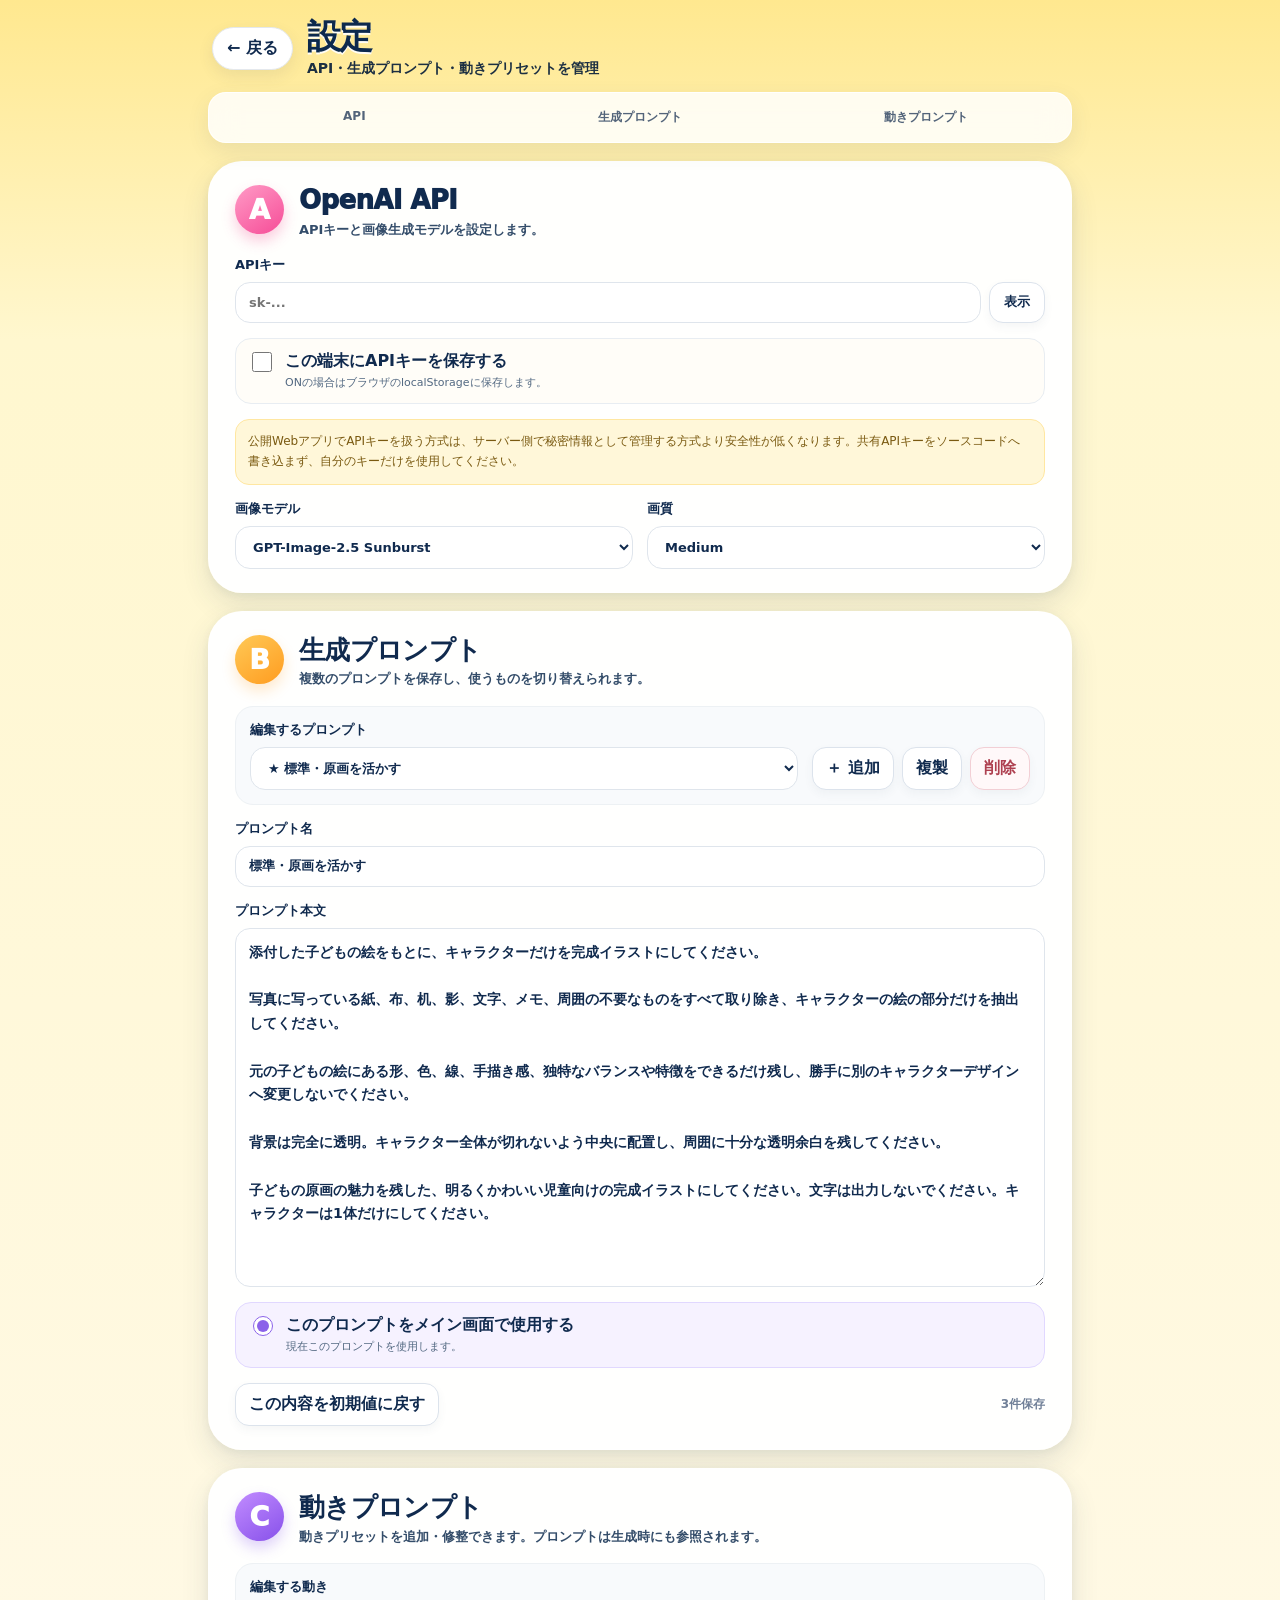
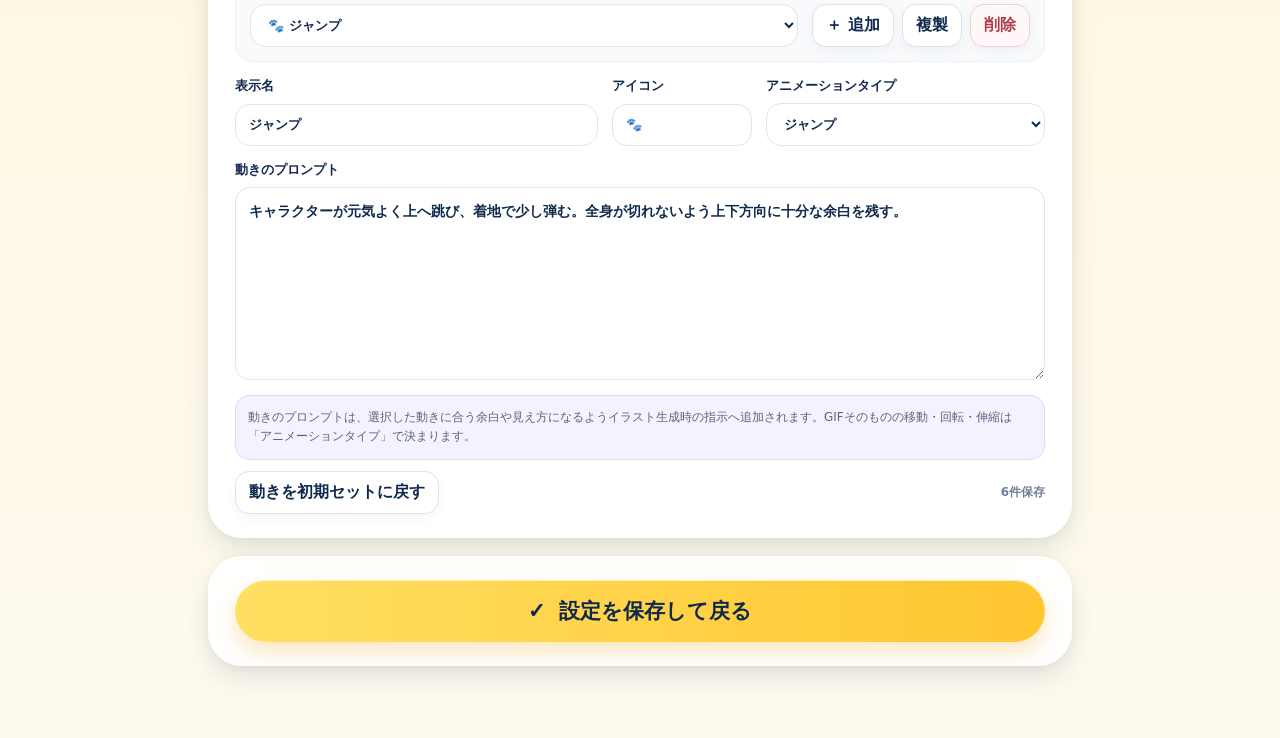
<file: settings.html>
<!doctype html>
<html lang="ja">
<head>
  <meta charset="utf-8">
  <meta name="viewport" content="width=device-width, initial-scale=1, viewport-fit=cover">
  <meta http-equiv="Cache-Control" content="no-cache, no-store, must-revalidate">
  <meta http-equiv="Pragma" content="no-cache">
  <meta http-equiv="Expires" content="0">
  <meta name="theme-color" content="#ffd95c">
  <title>設定｜おえかきジャンプ</title>
  <link rel="manifest" href="./manifest.json">
  <link rel="icon" href="[data-uri]">
  <link rel="stylesheet" href="./style.css?v=20260912-2313-v913">
</head>
<body class="settings-page">
  <div class="bg-deco deco-a" aria-hidden="true"></div>
  <div class="bg-deco deco-c" aria-hidden="true"></div>
  <main class="shell settings-shell">
    <header class="settings-header">
      <a class="back-button" href="./index.html">← 戻る</a>
      <div>
        <h1>設定</h1>
        <p>API・生成プロンプト・動きプリセットを管理</p>
      </div>
    </header>

    <nav class="settings-nav" aria-label="設定メニュー">
      <a href="#api">API</a>
      <a href="#image-prompts">生成プロンプト</a>
      <a href="#motion-prompts">動きプロンプト</a>
    </nav>

    <section id="api" class="card settings-card">
      <div class="section-title">
        <span class="step">A</span>
        <div>
          <h2>OpenAI API</h2>
          <p>APIキーと画像生成モデルを設定します。</p>
        </div>
      </div>

      <label class="field">
        <span>APIキー</span>
        <div class="key-row">
          <input id="apiKey" type="password" autocomplete="off" placeholder="sk-...">
          <button id="toggleKey" class="secondary small" type="button">表示</button>
        </div>
      </label>

      <label class="check-row">
        <input id="rememberKey" type="checkbox">
        <span>
          <strong>この端末にAPIキーを保存する</strong>
          <small>ONの場合はブラウザのlocalStorageに保存します。</small>
        </span>
      </label>

      <div class="warning">
        公開WebアプリでAPIキーを扱う方式は、サーバー側で秘密情報として管理する方式より安全性が低くなります。共有APIキーをソースコードへ書き込まず、自分のキーだけを使用してください。
      </div>

      <div class="field-grid">
        <label class="field">
          <span>画像モデル</span>
          <select id="model">
            <option value="gpt-image-2.5-sunburst">GPT-Image-2.5 Sunburst</option>
            <option value="gpt-image-2.5-flare">GPT-Image-2.5 Flare</option>
            <option value="gpt-image-2">GPT-Image-2</option>
          </select>
        </label>

        <label class="field">
          <span>画質</span>
          <select id="quality">
            <option value="low">Low</option>
            <option value="medium">Medium</option>
            <option value="high">High</option>
            <option value="xhigh">XHigh</option>
          </select>
        </label>
      </div>
    </section>

    <section id="image-prompts" class="card settings-card">
      <div class="section-title">
        <span class="step prompt-step">B</span>
        <div>
          <h2>生成プロンプト</h2>
          <p>複数のプロンプトを保存し、使うものを切り替えられます。</p>
        </div>
      </div>

      <div class="manager-toolbar">
        <label class="field manager-select">
          <span>編集するプロンプト</span>
          <select id="promptSelect"></select>
        </label>
        <div class="manager-actions">
          <button id="addPrompt" class="secondary" type="button">＋ 追加</button>
          <button id="duplicatePrompt" class="secondary" type="button">複製</button>
          <button id="deletePrompt" class="secondary danger-button" type="button">削除</button>
        </div>
      </div>

      <label class="field">
        <span>プロンプト名</span>
        <input id="promptName" type="text" maxlength="40" placeholder="例：やわらか水彩">
      </label>

      <label class="field">
        <span>プロンプト本文</span>
        <textarea id="promptEditor" class="prompt-editor" rows="14"></textarea>
      </label>

      <label class="check-row active-row">
        <input id="useThisPrompt" type="radio" name="activePrompt">
        <span>
          <strong>このプロンプトをメイン画面で使用する</strong>
          <small id="activePromptHint">現在の生成プロンプトとして選択します。</small>
        </span>
      </label>

      <div class="button-row split-row">
        <button id="resetPrompt" class="secondary" type="button">この内容を初期値に戻す</button>
        <span id="promptCount" class="manager-count"></span>
      </div>
    </section>

    <section id="motion-prompts" class="card settings-card">
      <div class="section-title">
        <span class="step motion-step">C</span>
        <div>
          <h2>動きプロンプト</h2>
          <p>動きプリセットを追加・修整できます。プロンプトは生成時にも参照されます。</p>
        </div>
      </div>

      <div class="manager-toolbar">
        <label class="field manager-select">
          <span>編集する動き</span>
          <select id="motionSelect"></select>
        </label>
        <div class="manager-actions">
          <button id="addMotion" class="secondary" type="button">＋ 追加</button>
          <button id="duplicateMotion" class="secondary" type="button">複製</button>
          <button id="deleteMotion" class="secondary danger-button" type="button">削除</button>
        </div>
      </div>

      <div class="field-grid motion-meta-grid">
        <label class="field">
          <span>表示名</span>
          <input id="motionName" type="text" maxlength="24" placeholder="例：ジャンプ">
        </label>
        <label class="field">
          <span>アイコン</span>
          <input id="motionEmoji" type="text" maxlength="8" placeholder="🐾">
        </label>
        <label class="field">
          <span>アニメーションタイプ</span>
          <select id="motionEffect">
            <option value="jump">ジャンプ</option>
            <option value="sway">左右ゆれ</option>
            <option value="float">ふわふわ</option>
            <option value="rotate">くるくる</option>
            <option value="shake">ぷるぷる</option>
            <option value="squash">伸び縮み</option>
          </select>
        </label>
      </div>

      <label class="field">
        <span>動きのプロンプト</span>
        <textarea id="motionPrompt" class="prompt-editor motion-prompt-editor" rows="7" placeholder="この動きをどんな雰囲気にしたいか記述します。"></textarea>
      </label>

      <div class="info-box">
        動きのプロンプトは、選択した動きに合う余白や見え方になるようイラスト生成時の指示へ追加されます。GIFそのものの移動・回転・伸縮は「アニメーションタイプ」で決まります。
      </div>

      <div class="button-row split-row">
        <button id="resetMotions" class="secondary" type="button">動きを初期セットに戻す</button>
        <span id="motionCount" class="manager-count"></span>
      </div>
    </section>

    <section class="card save-card">
      <button id="saveSettings" class="primary" type="button"><span>✓</span> 設定を保存して戻る</button>
      <div id="saveMessage" class="success hidden">設定を保存しました。</div>
    </section>
  </main>

  <script>
  (async()=>{
    try {
      if ('serviceWorker' in navigator) {
        const regs = await navigator.serviceWorker.getRegistrations();
        await Promise.all(regs.map(r => r.unregister()));
      }
      if ('caches' in window) {
        const keys = await caches.keys();
        await Promise.all(keys.filter(k => k.startsWith('oekaki-jump-')).map(k => caches.delete(k)));
      }
    } catch (_) {}
  })();
</script>
  <script src="./settings.js?v=20260912-2313-v913"></script>
</body>
</html>
</file>
<file: style.css>
:root{
  --ink:#102a4e;--muted:#526881;--yellow:#ffdb54;--yellow2:#ffb920;--pink:#ff67aa;--blue:#30bdf3;
  --mint:#20c8bb;--purple:#9c5cf1;--orange:#ff8b18;--paper:#fff;--line:#e7edf3;
  --danger:#b63c50;--success:#19724a;--shadow:0 12px 28px rgba(42,65,94,.12),0 2px 8px rgba(42,65,94,.06)
}
*{box-sizing:border-box}
html{background:#fff0a8;scroll-behavior:smooth}
body{margin:0;color:var(--ink);font-family:ui-rounded,"Hiragino Maru Gothic ProN","Yu Gothic",system-ui,-apple-system,"Noto Sans JP",sans-serif;min-height:100vh;overflow-x:hidden}
button,input,select,textarea{font:inherit}button,a,label{-webkit-tap-highlight-color:transparent}a{color:inherit}.hidden{display:none!important}

/* ===== Home / reference-image recreation ===== */
.home-page{
  background:
    radial-gradient(circle at 4% 7%,rgba(255,197,37,.34) 0 19px,transparent 20px),
    radial-gradient(circle at 97% 64%,rgba(255,105,170,.22) 0 75px,transparent 76px),
    radial-gradient(circle at 2% 54%,rgba(42,202,228,.30) 0 95px,transparent 96px),
    radial-gradient(circle at 99% 28%,rgba(255,224,63,.44) 0 100px,transparent 101px),
    linear-gradient(180deg,#ffe579 0%,#fff2aa 38%,#fff8d5 77%,#fff2af 100%);
}
.home-page::before,.home-page::after{content:"";position:fixed;z-index:0;pointer-events:none;opacity:.7}
.home-page::before{width:170px;height:310px;left:-70px;top:365px;background:radial-gradient(circle,#fff 0 4px,transparent 5px) 0 0/22px 22px;border-radius:50%}
.home-page::after{width:160px;height:240px;right:-58px;top:630px;background:radial-gradient(circle,#ffe66e 0 4px,transparent 5px) 0 0/21px 21px;border-radius:50%}
.page-decor{position:fixed;inset:0;pointer-events:none;z-index:0}.page-decor span{position:absolute;border-radius:50%}
.decor-left span:nth-child(1){width:34px;height:34px;background:#ffd34b;left:4.5%;top:5.5%}.decor-left span:nth-child(2){width:12px;height:12px;background:#40d5e8;left:5%;top:33%}.decor-left span:nth-child(3){width:18px;height:18px;background:#ff99c7;left:4%;top:69%}
.decor-right span:nth-child(1){width:32px;height:32px;background:#47cce8;right:4%;top:31%;clip-path:polygon(50% 0,61% 35%,98% 35%,68% 56%,79% 94%,50% 72%,21% 94%,32% 56%,2% 35%,39% 35%)}.decor-right span:nth-child(2){width:20px;height:20px;background:#f6a3d0;right:4%;top:63%}.decor-right span:nth-child(3){width:18px;height:18px;background:#ffd84c;right:6%;top:16%}

.shell{position:relative;z-index:1;width:min(850px,100%);margin:0 auto;padding:18px 18px 54px}.home-shell{padding-top:14px}
.topbar,.settings-header{display:flex;align-items:center;justify-content:space-between;gap:14px}.topbar{padding:0 6px 18px}
.brand{display:flex;align-items:center;gap:13px;min-width:0}.brand-icon{width:74px;height:74px;border-radius:22px;background:#fff;box-shadow:0 8px 20px rgba(99,69,10,.18);flex:0 0 auto}
.brand-copy{min-width:0}h1{margin:0;line-height:1;font-size:clamp(28px,5.7vw,50px);letter-spacing:-.055em;font-weight:1000;color:#0c294d;text-shadow:0 2px 0 rgba(255,255,255,.9)}h1 span{color:#ff8c16;margin-left:5px;-webkit-text-stroke:1px rgba(255,255,255,.65)}
.topbar p,.settings-header p{margin:7px 0 0;color:#1c2f42;font-size:14px;font-weight:800}.icon-button{width:78px;height:78px;border-radius:50%;background:#fff;text-decoration:none;display:flex;flex-direction:column;align-items:center;justify-content:center;gap:2px;font-size:12px;font-weight:1000;box-shadow:0 8px 20px rgba(47,56,75,.16),inset 0 0 0 1px rgba(255,255,255,.8)}.gear{font-size:25px;line-height:1}
.doodle{position:absolute;font-weight:1000;letter-spacing:.06em;line-height:1.32;transform:rotate(-7deg);z-index:2}.doodle-left{left:-44px;top:205px;color:#dba247;font-size:16px}.doodle-left i{display:block;color:#2ac6db;font-size:27px;font-style:normal;margin-left:16px;transform:rotate(15deg)}
.card,.result-card{position:relative;background:rgba(255,255,255,.97);border:1px solid rgba(255,255,255,.95);box-shadow:var(--shadow)}.card{border-radius:34px;padding:23px 26px;margin-bottom:18px}.step-card{overflow:visible}.section-title{display:flex;align-items:flex-start;gap:15px;margin-bottom:16px}.section-title h2{font-size:26px;line-height:1.1;margin:1px 0 0;font-weight:1000;letter-spacing:-.025em}.section-title p{font-size:13px;color:#344d6a;margin:5px 0 0;line-height:1.55;font-weight:700}.step{width:49px;height:49px;border-radius:50%;display:grid;place-items:center;color:#fff;font-weight:1000;font-size:27px;flex:0 0 auto;background:linear-gradient(145deg,#ff9bc6,#f64c97);box-shadow:0 7px 14px rgba(242,73,145,.28)}.step-mint .step{background:linear-gradient(145deg,#6ee6d7,#12b9ab);box-shadow:0 7px 14px rgba(25,191,178,.26)}.step-purple .step,.motion-step{background:linear-gradient(145deg,#c28cff,#8751ea);box-shadow:0 7px 14px rgba(133,81,234,.26)}.prompt-step{background:linear-gradient(145deg,#ffc956,#ff9c20)!important;box-shadow:0 7px 14px rgba(255,156,32,.22)!important}

.capture-card{padding-bottom:24px}.capture-layout{display:grid;grid-template-columns:1.22fr .78fr;gap:18px;align-items:center}.capture-actions{display:grid;grid-template-columns:1fr 1fr;gap:20px}.action-tile{border:0;border-radius:24px;min-height:170px;padding:20px 12px;display:flex;flex-direction:column;align-items:center;justify-content:center;gap:16px;color:#fff;cursor:pointer;box-shadow:0 10px 18px rgba(56,78,101,.18);transition:.16s transform,.16s filter}.action-tile:hover{transform:translateY(-2px);filter:saturate(1.04)}.action-tile:active{transform:translateY(1px) scale(.99)}.camera-tile{background:linear-gradient(145deg,#ff98c9 0%,#ff5aa3 70%,#f73f92 100%)}.gallery-tile{background:linear-gradient(145deg,#6edcff 0%,#28b9ef 64%,#17a6e1 100%)}.action-tile strong{font-size:20px;font-weight:1000;text-shadow:0 1px 0 rgba(0,0,0,.06)}.file-input{display:none}
.tile-icon{position:relative;display:block;width:57px;height:50px}.camera-icon::before{content:"";position:absolute;left:4px;right:4px;bottom:4px;height:36px;background:#fff;border-radius:8px}.camera-icon::after{content:"";position:absolute;width:18px;height:18px;border:5px solid #ff75b5;border-radius:50%;left:17px;bottom:10px}.camera-icon i{position:absolute;width:20px;height:8px;left:18px;top:2px;background:#fff;border-radius:5px 5px 1px 1px}.gallery-icon::before{content:"";position:absolute;inset:1px;border:5px solid #fff;border-radius:7px}.gallery-icon::after{content:"";position:absolute;width:31px;height:22px;left:12px;bottom:8px;background:#fff;clip-path:polygon(0 100%,35% 42%,51% 63%,69% 35%,100% 100%)}.gallery-icon i{position:absolute;width:8px;height:8px;right:11px;top:11px;border-radius:50%;background:#fff}
.sample-preview{min-height:170px;display:grid;place-items:center;position:relative}.sample-paper{width:100%;max-width:245px;aspect-ratio:1.18;background:#fff;border:8px solid #f2f2f0;border-radius:10px;box-shadow:0 9px 20px rgba(60,67,79,.18);transform:rotate(5deg);display:grid;place-items:center;position:relative;overflow:hidden}.sample-paper::before{content:"";position:absolute;inset:0;background:linear-gradient(transparent 96%,rgba(191,164,126,.13) 96%) 0 0/100% 26px,radial-gradient(circle at 20% 20%,rgba(255,184,75,.06),transparent 40%)}.sketch-cat{width:86%;height:84%;filter:drop-shadow(0 2px 1px rgba(60,35,15,.08));transform:rotate(-4deg)}.scribble{position:absolute;width:20px;height:3px;background:#ff8b1a;border-radius:9px}.s1{left:12px;top:48px;transform:rotate(43deg)}.s2{left:18px;top:62px;transform:rotate(7deg)}.s3{right:15px;bottom:28px;transform:rotate(-52deg)}.sample-preview p{position:absolute;right:-30px;bottom:0;margin:0;padding:7px 9px;background:#fffdf4;border-radius:18px;color:#6e351c;font-size:13px;font-weight:1000;line-height:1.2;transform:rotate(-5deg);box-shadow:0 5px 12px rgba(67,46,24,.08)}.capture-callout{position:absolute;right:-31px;top:-21px;font-size:18px;font-weight:1000;color:#6a351c;text-align:center;line-height:1.25;transform:rotate(-5deg)}.capture-callout i,.capture-callout::before,.capture-callout::after{content:"";position:absolute;width:24px;height:3px;background:#ff8818;border-radius:9px}.capture-callout::before{left:-30px;bottom:0;transform:rotate(65deg)}.capture-callout::after{right:-20px;bottom:-9px;transform:rotate(-24deg)}.capture-callout i{right:-27px;bottom:4px;transform:rotate(-35deg)}
.preview-wrap{position:relative;margin-top:17px;border-radius:22px;overflow:hidden;background:#f6f6f3;border:6px solid #fff;box-shadow:0 9px 22px rgba(45,63,82,.12)}.preview-wrap img{display:block;width:100%;max-height:420px;object-fit:contain}.preview-clear{position:absolute;right:9px;top:9px;border:0;border-radius:50%;width:40px;height:40px;background:rgba(13,40,72,.88);color:#fff;font-size:24px;cursor:pointer}

.motion-card{padding-bottom:20px}.motion-list{display:grid;grid-template-columns:repeat(3,1fr);gap:12px}.motion-item{position:relative;border:2px solid #eef1f4;background:#fff;border-radius:22px;padding:10px;min-height:122px;display:flex;flex-direction:column;align-items:center;justify-content:center;gap:5px;text-align:center;cursor:pointer;box-shadow:0 7px 14px rgba(46,62,82,.09);transition:.15s transform,.15s border,.15s background}.motion-item:hover{transform:translateY(-2px)}.motion-item:has(input:checked){border-color:#ffb113;background:linear-gradient(180deg,#fffdf3,#fffbee);box-shadow:0 8px 18px rgba(255,174,18,.16)}.motion-item input{position:absolute;opacity:0;pointer-events:none}.motion-check{position:absolute;right:9px;top:9px;width:30px;height:30px;border-radius:50%;display:grid;place-items:center;background:#ffb313;color:#fff;font-size:19px;font-weight:1000;opacity:0;transform:scale(.75);transition:.16s}.motion-item:has(input:checked) .motion-check{opacity:1;transform:scale(1)}.motion-emoji{height:52px;min-width:65px;display:grid;place-items:center;font-size:36px;line-height:1}.motion-art{width:74px;height:52px;overflow:visible}.motion-item strong{font-size:16px;font-weight:1000;line-height:1.1}.motion-item small{display:none}.motion-fallback{font-size:39px}.motion-settings{display:grid;grid-template-columns:1fr 1fr;gap:14px;margin-top:18px}.range-card{border:1px solid #edf0f4;background:#fff;border-radius:20px;padding:14px 17px 12px;box-shadow:0 6px 14px rgba(45,62,82,.06)}.range-row>div:first-child{display:flex;justify-content:space-between;align-items:center;gap:8px;font-size:13px}.range-row label{font-weight:1000}.range-row strong{font-size:11px;color:#718095}.range-icon{display:inline-grid;place-items:center;width:27px;height:27px;margin-right:5px;color:#08a8b6;font-size:18px;font-weight:1000}.range-row input{width:100%;margin:13px 0 4px;accent-color:#ffb214}.range-pink{accent-color:#ff599e!important}.range-scale{display:flex;justify-content:space-between;color:#5e7189;font-size:10px;font-weight:800}.settings-mini-link{margin:11px 1px 0;text-align:right;font-size:11px;font-weight:900;color:#8161c7}.settings-mini-link a{text-decoration:none}

.create-card{padding-bottom:24px}.create-card .section-title{margin-bottom:14px}.create-copy{position:absolute;right:76px;top:24px;color:#8a451e;font-size:13px;font-weight:1000;line-height:1.2;text-align:center;transform:rotate(-5deg)}.create-copy span{color:#ff8d12;font-size:22px}.pencil-doodle{position:absolute;right:12px;bottom:8px;width:42px;height:96px;transform:rotate(29deg)}.pencil-doodle::before{content:"";position:absolute;left:12px;top:5px;width:18px;height:72px;border:3px solid #173150;background:linear-gradient(90deg,#ffd351 0 63%,#ff9b31 63% 100%);border-radius:7px 7px 2px 2px}.pencil-doodle::after{content:"";position:absolute;left:12px;bottom:3px;border-left:9px solid transparent;border-right:9px solid transparent;border-top:22px solid #f5d7ac;filter:drop-shadow(0 2px 0 #173150)}.pencil-doodle i{position:absolute;left:11px;top:0;width:20px;height:10px;background:#ff6f78;border:3px solid #173150;border-radius:6px 6px 0 0;z-index:2}.primary{width:calc(100% - 70px);margin-left:15px;border:0;border-radius:999px;padding:17px 22px;font-size:21px;color:#0f294b;background:linear-gradient(90deg,#ffdf62,#ffc630);box-shadow:0 10px 20px rgba(238,169,36,.28),inset 0 1px 0 rgba(255,255,255,.65);cursor:pointer;display:flex;align-items:center;justify-content:center;gap:14px;font-weight:1000}.primary:active{transform:translateY(2px)}.primary:disabled{opacity:.48;cursor:not-allowed;filter:grayscale(.12)}.primary b{font-weight:1000}.cta-pencil{font-size:33px;line-height:1}.cta-arrow{font-size:38px;line-height:.7}.settings-link{display:block;text-align:center;margin-top:11px;font-weight:900;color:#745006}.prompt-state{font-size:10px!important;color:#826ac8!important;font-weight:900!important}.status{margin-top:16px;display:flex;gap:11px;align-items:center;background:#fff7d4;border:1px solid #ffe5a0;border-radius:16px;padding:13px}.status p{margin:3px 0 0;color:var(--muted);font-size:11px}.spinner{width:28px;height:28px;border:4px solid #f2d87f;border-top-color:#684f08;border-radius:50%;animation:spin .9s linear infinite}@keyframes spin{to{transform:rotate(360deg)}}.error{margin-top:14px;background:#fff0f2;color:var(--danger);border:1px solid #ffd5dc;border-radius:14px;padding:12px;font-size:12px;line-height:1.55;white-space:pre-wrap}.success{margin-top:14px;background:#eafbf2;color:var(--success);border-radius:14px;padding:12px;font-weight:900;text-align:center}

.results-wrap{margin-top:2px}.results-title{text-align:center;margin:15px 0 12px;font-size:19px;font-weight:1000;color:#163655}.results-title span{color:#ffb213}.results{display:grid;grid-template-columns:1fr 1fr;gap:14px}.result-card{border-radius:25px;padding:13px;border:3px solid #baf3e8;overflow:visible}.result-purple{border-color:#d7c8ff}.result-mint{background:linear-gradient(180deg,#ecfffb,#fff)}.result-purple{background:linear-gradient(180deg,#f4efff,#fff)}.result-head{display:flex;align-items:center;justify-content:space-between;gap:8px;margin-bottom:9px}.result-head>div{display:flex;align-items:center;gap:7px}.result-head h2{margin:0;font-size:15px;font-weight:1000}.badge{display:grid;place-items:center;width:29px;height:29px;border-radius:9px;background:#20c9b9;color:#fff;font-size:14px}.result-purple .badge{background:#945bf0}.download{text-decoration:none;color:#fff;background:linear-gradient(135deg,#34d1bd,#13b4a4);font-weight:1000;padding:8px 11px;border-radius:999px;font-size:11px;box-shadow:0 5px 10px rgba(26,182,165,.22)}.result-purple .download{background:linear-gradient(135deg,#a66eff,#8651e5);box-shadow:0 5px 10px rgba(130,80,229,.22)}.download:not([href]){pointer-events:none;opacity:.65}.checker{position:relative;border-radius:14px;overflow:hidden;aspect-ratio:1.55;background-color:#fff;background-image:linear-gradient(45deg,#edf1f2 25%,transparent 25%),linear-gradient(-45deg,#edf1f2 25%,transparent 25%),linear-gradient(45deg,transparent 75%,#edf1f2 75%),linear-gradient(-45deg,transparent 75%,#edf1f2 75%);background-size:24px 24px;background-position:0 0,0 12px,12px -12px,-12px 0;display:grid;place-items:center}.checker img{position:absolute;inset:0;width:100%;height:100%;object-fit:contain;display:block;z-index:5}.placeholder-art{font-size:84px;filter:drop-shadow(0 5px 4px rgba(39,51,68,.12));z-index:2;transform:rotate(-5deg)}.checker:has(img[src]) .placeholder-art,.checker:has(img[src]) .ghost{display:none}.animation-placeholder{background:linear-gradient(180deg,#fff,#f6f2ff)}.ghost{position:absolute;font-size:56px;opacity:.22;z-index:1}.g1{left:11%;bottom:13%;transform:rotate(-9deg)}.g2{right:9%;bottom:14%;transform:rotate(8deg)}.result-note,.share-note{position:absolute;margin:0;background:#fffdf8;border-radius:20px;padding:8px 10px;font-size:11px;font-weight:1000;color:#7a3519;line-height:1.15;transform:rotate(-6deg);box-shadow:0 4px 9px rgba(70,48,30,.08)}.result-note{left:-10px;bottom:-5px}.share-note{right:-10px;bottom:-5px;transform:rotate(6deg)}.motion-summary{font-size:10px;color:#6d7890;line-height:1.4;margin:8px 2px 0;min-height:14px;font-weight:700}footer{padding:20px 8px 5px;text-align:center;color:#6f685b;font-size:12px;font-weight:800}footer span{color:#f678ae}

/* camera */
.camera-modal{position:fixed;inset:0;z-index:50;background:rgba(4,15,30,.86);display:flex;align-items:center;justify-content:center;padding:12px;backdrop-filter:blur(6px)}.camera-panel{width:min(700px,100%);background:#10161f;border-radius:24px;overflow:hidden;color:#fff;box-shadow:0 25px 80px rgba(0,0,0,.45)}.camera-head{display:flex;justify-content:space-between;align-items:center;padding:12px 15px}.camera-head button{border:0;background:#2f3742;color:#fff;border-radius:50%;width:38px;height:38px;font-size:22px}.camera-panel video{display:block;width:100%;max-height:70vh;object-fit:contain;background:#000}.camera-buttons{display:flex;justify-content:center;align-items:center;gap:18px;padding:14px}.secondary{border:1px solid #dce3ec;background:#fff;border-radius:14px;padding:10px 13px;font-weight:900;cursor:pointer;color:var(--ink);box-shadow:0 4px 10px rgba(50,69,90,.05)}.camera-buttons .secondary{background:#2d3540;border-color:#4d5867;color:#fff}.shutter{width:72px;height:72px;border-radius:50%;border:7px solid #fff;background:#ffd84d;font-size:0}.camera-message{text-align:center;color:#d6dae0;font-size:12px;margin:0;padding:0 12px 14px}

/* ===== Settings ===== */
.settings-shell{width:min(900px,100%);padding-top:16px}.settings-header{justify-content:flex-start;padding:3px 4px 14px}.settings-header h1{font-size:34px}.back-button{text-decoration:none;color:var(--ink);background:#fff;border:1px solid #e4e8ed;border-radius:999px;padding:10px 14px;font-weight:900;box-shadow:0 6px 16px rgba(50,70,92,.09)}.settings-nav{position:sticky;top:8px;z-index:10;display:grid;grid-template-columns:repeat(3,1fr);gap:7px;background:rgba(255,255,255,.84);backdrop-filter:blur(14px);border:1px solid rgba(255,255,255,.92);border-radius:18px;padding:6px;margin:0 0 18px;box-shadow:0 8px 22px rgba(55,74,98,.1)}.settings-nav a{text-decoration:none;text-align:center;padding:10px 7px;border-radius:13px;font-weight:900;font-size:12px;color:#53647a}.settings-nav a:hover{background:#fff7cf;color:#173150}.settings-card{scroll-margin-top:86px}.field{display:grid;gap:8px;margin:15px 0;font-size:13px;font-weight:900}.field input,.field select,.prompt-editor{width:100%;border:1.5px solid #dfe5ec;border-radius:15px;padding:12px 13px;background:#fff;color:var(--ink);outline:none;transition:.16s border,.16s box-shadow}.field input:focus,.field select:focus,.prompt-editor:focus{border-color:#8b70ea;box-shadow:0 0 0 4px rgba(139,112,234,.10)}.key-row{display:grid;grid-template-columns:1fr auto;gap:8px}.small{padding:0 14px}.check-row{display:flex;gap:10px;align-items:flex-start;margin:15px 0;padding:12px;border:1px solid #e8edf2;border-radius:16px;background:#fffdf8}.check-row input{width:20px;height:20px;margin-top:1px;accent-color:#8b62e9}.check-row span{display:flex;flex-direction:column}.check-row small{font-size:11px;color:var(--muted);margin-top:3px;line-height:1.5}.warning,.info-box{font-size:12px;color:#7a5a11;background:#fff7d9;border:1px solid #ffe7a1;border-radius:14px;padding:12px;line-height:1.65}.info-box{color:#58647b;background:#f5f2ff;border-color:#e2d9ff;margin-top:10px}.field-grid{display:grid;grid-template-columns:1fr 1fr;gap:14px}.field-grid .field{margin-bottom:0}.prompt-editor{min-height:310px;resize:vertical;line-height:1.7;font-size:14px;font-weight:600}.motion-prompt-editor{min-height:155px}.button-row{display:flex;justify-content:flex-end;margin-top:11px;gap:10px;align-items:center}.split-row{justify-content:space-between}.manager-toolbar{display:grid;grid-template-columns:minmax(230px,1fr) auto;gap:14px;align-items:end;padding:14px;background:#f8fafc;border:1px solid #edf1f4;border-radius:18px}.manager-toolbar .field{margin:0}.manager-actions{display:flex;flex-wrap:wrap;gap:8px;justify-content:flex-end}.danger-button{color:#ae4050;border-color:#f2cfd5;background:#fff8f9}.manager-count{font-size:12px;color:#718098;font-weight:900}.active-row{background:#f6f2ff;border-color:#e1d8ff}.motion-meta-grid{grid-template-columns:1.3fr .5fr 1fr}.save-card{background:rgba(255,255,255,.9)}.settings-page .primary,.settings-shell .primary{width:100%;margin:0}

@media(min-width:900px){.capture-callout{right:-18px}.doodle-left{left:-52px}}
@media(max-width:820px){.shell{padding-left:13px;padding-right:13px}.doodle-left{display:none}.capture-callout{right:8px;top:-48px;font-size:15px}.sample-preview p{right:0}.card{border-radius:30px}}
@media(max-width:690px){
  .home-shell{padding-top:9px}.topbar{align-items:flex-start;padding-bottom:13px}.brand-icon{width:58px;height:58px;border-radius:18px}.topbar p{font-size:10.5px;margin-top:4px}.icon-button{width:58px;height:58px;font-size:9px}.gear{font-size:20px}h1{font-size:31px}.card{padding:18px;border-radius:27px}.section-title{gap:11px}.section-title h2{font-size:22px}.section-title p{font-size:11px}.step{width:42px;height:42px;font-size:22px}.capture-layout{grid-template-columns:1fr}.sample-preview{display:none}.capture-callout{display:none}.capture-actions{gap:11px}.action-tile{min-height:132px;border-radius:21px;gap:11px}.action-tile strong{font-size:16px}.motion-list{grid-template-columns:repeat(3,1fr);gap:8px}.motion-item{min-height:100px;border-radius:18px;padding:8px 5px}.motion-emoji{height:42px}.motion-art{width:62px;height:44px}.motion-item strong{font-size:13px}.motion-settings{grid-template-columns:1fr;gap:9px}.create-copy{display:none}.pencil-doodle{display:none}.primary{width:100%;margin-left:0;font-size:18px;padding:15px 18px}.results{grid-template-columns:1fr}.settings-nav{top:5px}.manager-toolbar{grid-template-columns:1fr}.manager-actions{justify-content:flex-start}.motion-meta-grid{grid-template-columns:1fr 1fr}.motion-meta-grid .field:last-child{grid-column:1/-1}
}
@media(max-width:430px){.brand{gap:8px}.brand-icon{width:49px;height:49px;border-radius:15px}h1{font-size:27px}.topbar p{font-size:9px}.icon-button{width:50px;height:50px}.card{padding:16px}.motion-list{grid-template-columns:1fr 1fr}.motion-item{min-height:95px}.field-grid{grid-template-columns:1fr}.settings-nav a{font-size:10px;padding:9px 4px}.manager-actions .secondary{font-size:11px;padding:9px 10px}.split-row{align-items:flex-start;flex-direction:column}.motion-meta-grid{grid-template-columns:1fr}.motion-meta-grid .field:last-child{grid-column:auto}}
.clean-cat-svg{width:100%;height:100%;display:block}.placeholder-art.clean-cat{width:43%;height:78%;display:grid;place-items:center}.animation-placeholder .placeholder-art.clean-cat{width:38%;height:75%;transform:translateY(-3px)}.animation-placeholder .ghost{width:27%;height:53%;display:block}.animation-placeholder .ghost .clean-cat-svg{width:100%;height:100%}
.settings-page{background:linear-gradient(180deg,#ffe88f 0,#fff7cf 340px,#fffaf0 100%)}
</file>
